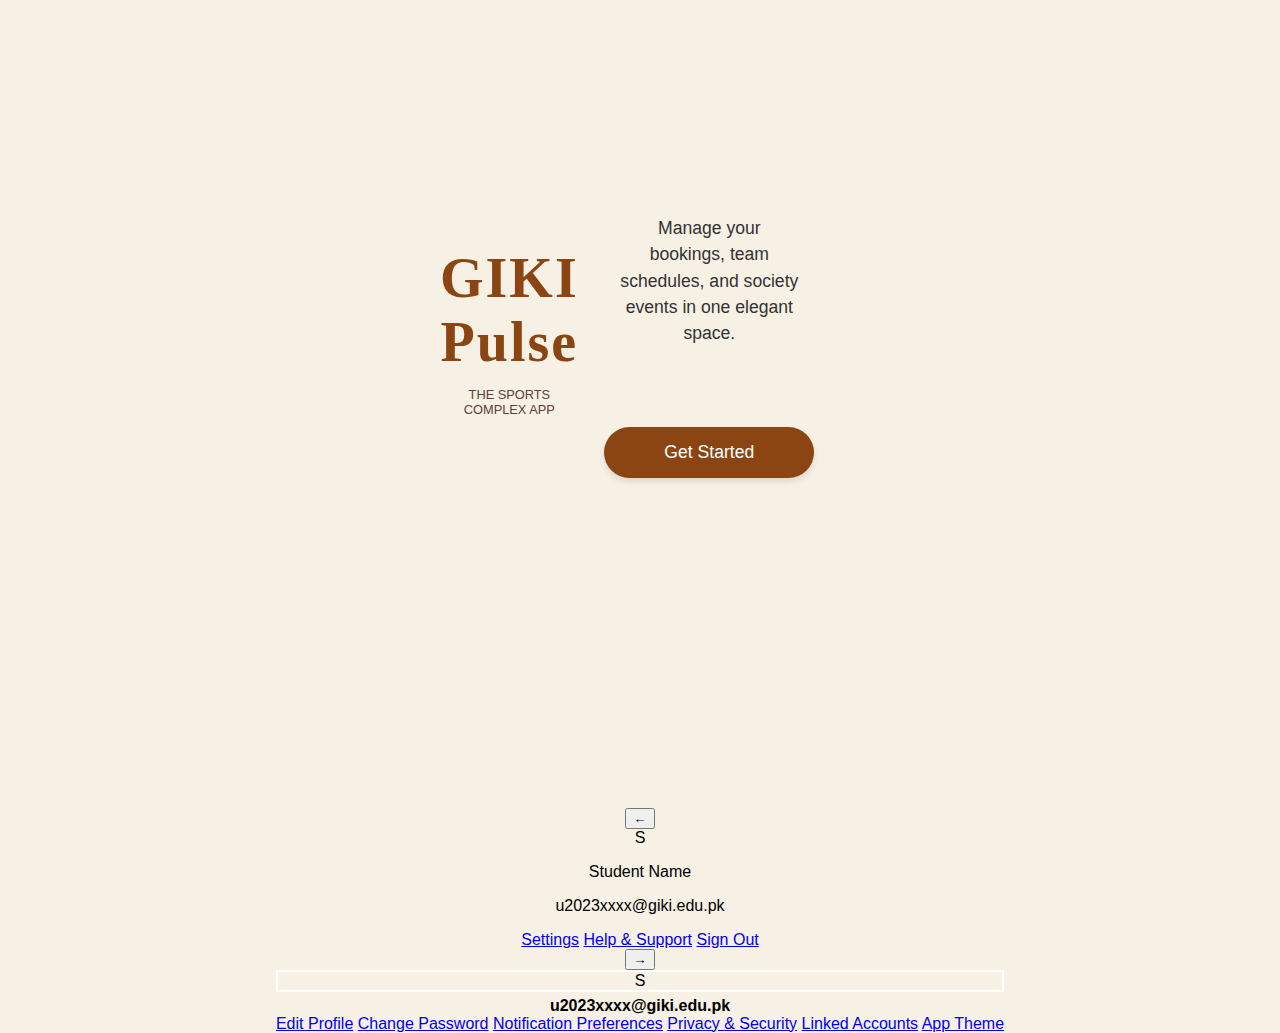
<file: index.html>
<!DOCTYPE html>
<html lang="en">
<head>
    <meta charset="UTF-8">
    <meta name="viewport" content="width=device-width, initial-scale=1.0">
    <title>GIKI Pulse - Welcome</title>
    <link rel="stylesheet" href="welcome.css">
    <link rel="stylesheet" href="style.css">
</head>
<body>
    <div class="container centered-content" style="min-height: 100vh;">
        <header>
            <h1 class="app-title" style="font-size: 3.5rem; color: #8B4513; margin-bottom: 0.5rem; font-family: serif;">GIKI Pulse</h1>
            <p class="tagline" style="font-size: 0.8rem; color: #5d4037; margin-bottom: 50px;">THE SPORTS COMPLEX APP</p>
        </header>
        <main style="text-align: center; padding: 0 20px;">
            <p class="description" style="font-size: 1.1rem; color: #333; line-height: 1.5; margin-bottom: 80px;">
                Manage your bookings, team schedules, and society events in one elegant space.
            </p>
            <button class="btn-primary" id="getStartedBtn" onclick="window.location.href='signin.html'">Get Started</button>
        </main>
    </div>
    <script src="app.js"></script>
</body>
</html>
</file>
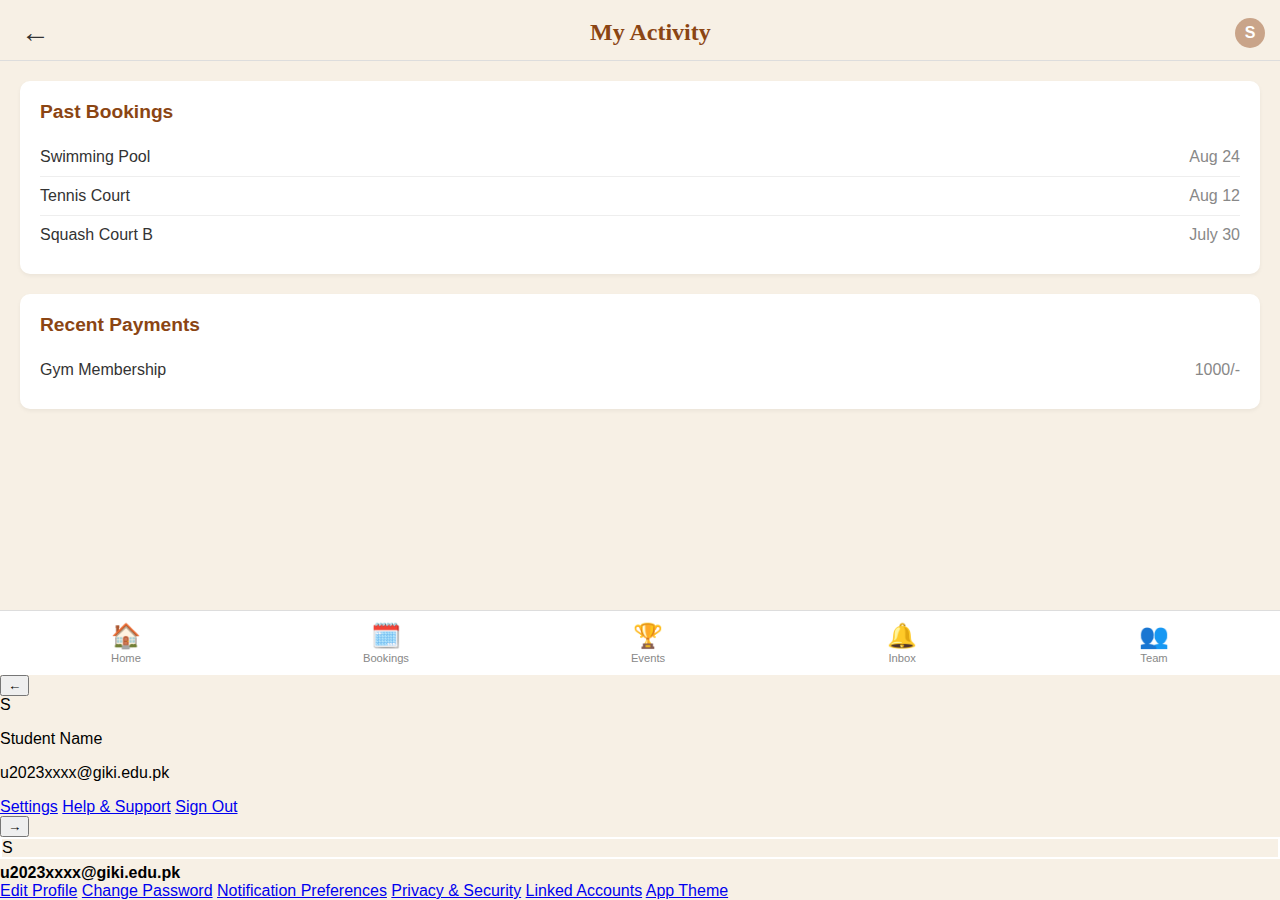
<file: activity.html>
<!DOCTYPE html>
<html lang="en">
<head>
    <meta charset="UTF-8">
    <meta name="viewport" content="width=device-width, initial-scale=1.0">
    <title>GIKI Pulse - My Activity</title>
    <link rel="stylesheet" href="style.css"> 
    <link rel="stylesheet" href="activity.css">
</head>
<body>
    <div class="top-bar">
        <button class="menu-btn back-btn" id="backBtn">←</button>
        <h2 class="app-name">My Activity</h2>
        <div class="user-profile">S</div>
    </div>
    
    <main class="content-area">
        <div class="card activity-card">
            <h2 class="card-title">Past Bookings</h2>
            <ul class="booking-list">
                <li class="booking-item">
                    <span class="item-name">Swimming Pool</span>
                    <span class="item-date">Aug 24</span>
                </li>
                <li class="booking-item">
                    <span class="item-name">Tennis Court</span>
                    <span class="item-date">Aug 12</span>
                </li>
                <li class="booking-item">
                    <span class="item-name">Squash Court B</span>
                    <span class="item-date">July 30</span>
                </li>
            </ul>
        </div>

        <div class="card activity-card" style="margin-top: 20px;">
            <h2 class="card-title">Recent Payments</h2>
            <ul class="booking-list">
                <li class="booking-item">
                    <span class="item-name">Gym Membership</span>
                    <span class="item-date">1000/-</span>
                </li>
            </ul>
        </div>
    </main>

    <nav class="bottom-nav">
        <button class="nav-item"><span class="icon">🏠</span>Home</button>
        <button class="nav-item"><span class="icon">🗓️</span>Bookings</button>
        <button class="nav-item"><span class="icon">🏆</span>Events</button>
        <button class="nav-item"><span class="icon">🔔</span>Inbox</button>
        <button class="nav-item"><span class="icon">👥</span>Team</button>
    </nav>
    <script src="app.js"></script>
</body>
</html>
</file>
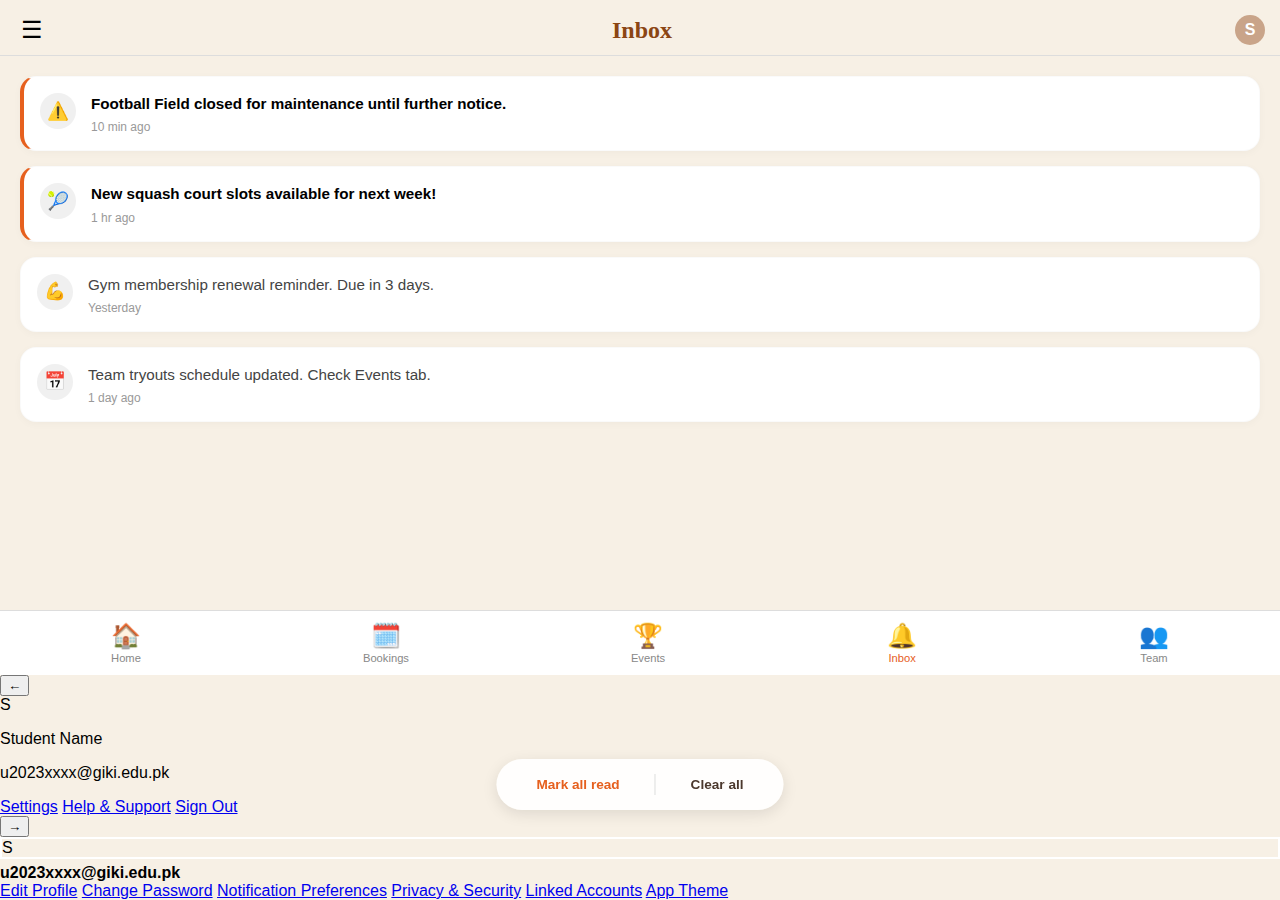
<file: announcements.html>
<!DOCTYPE html>
<html lang="en">
<head>
    <meta charset="UTF-8">
    <meta name="viewport" content="width=device-width, initial-scale=1.0">
    <title>GIKI Pulse - Inbox</title>
    <link rel="stylesheet" href="style.css">
    <link rel="stylesheet" href="announcements.css">
</head>
<body>
    <div class="top-bar">
        <button class="menu-btn" id="openMenu">☰</button>
        <h2 class="app-name">Inbox</h2>
        <div class="user-profile">S</div>
    </div>
    
    <main class="content-area">
        <div class="announcements-card">
            <ul class="announcement-list">
                <!-- Unread Item 1 -->
                <li class="announcement-item unread">
                    <div class="icon-placeholder">⚠️</div>
                    <div class="announcement-content">
                        <span class="text">Football Field closed for maintenance until further notice.</span>
                        <span class="time">10 min ago</span>
                    </div>
                </li>
                
                <!-- Unread Item 2 -->
                <li class="announcement-item unread">
                    <div class="icon-placeholder">🎾</div>
                    <div class="announcement-content">
                        <span class="text">New squash court slots available for next week!</span>
                        <span class="time">1 hr ago</span>
                    </div>
                </li>

                <!-- Read Item -->
                <li class="announcement-item">
                    <div class="icon-placeholder">💪</div>
                    <div class="announcement-content">
                        <span class="text">Gym membership renewal reminder. Due in 3 days.</span>
                        <span class="time">Yesterday</span>
                    </div>
                </li>

                <!-- Read Item -->
                <li class="announcement-item">
                    <div class="icon-placeholder">📅</div>
                    <div class="announcement-content">
                        <span class="text">Team tryouts schedule updated. Check Events tab.</span>
                        <span class="time">1 day ago</span>
                    </div>
                </li>
            </ul>
        </div>

        <div class="action-buttons">
            <button class="btn-action" id="openNotificationBtn">Mark all read</button>
            <div style="width: 1px; background: #ddd; margin: 5px 0;"></div>
            <button class="btn-action" id="clearNotificationBtn">Clear all</button>
        </div>
    </main>

    <nav class="bottom-nav">
        <button class="nav-item"><span class="icon">🏠</span>Home</button>
        <button class="nav-item"><span class="icon">🗓️</span>Bookings</button>
        <button class="nav-item"><span class="icon">🏆</span>Events</button>
        <button class="nav-item active"><span class="icon">🔔</span>Inbox</button>
        <button class="nav-item"><span class="icon">👥</span>Team</button>
    </nav>
    <script src="app.js"></script>
</body>
</html>
</file>
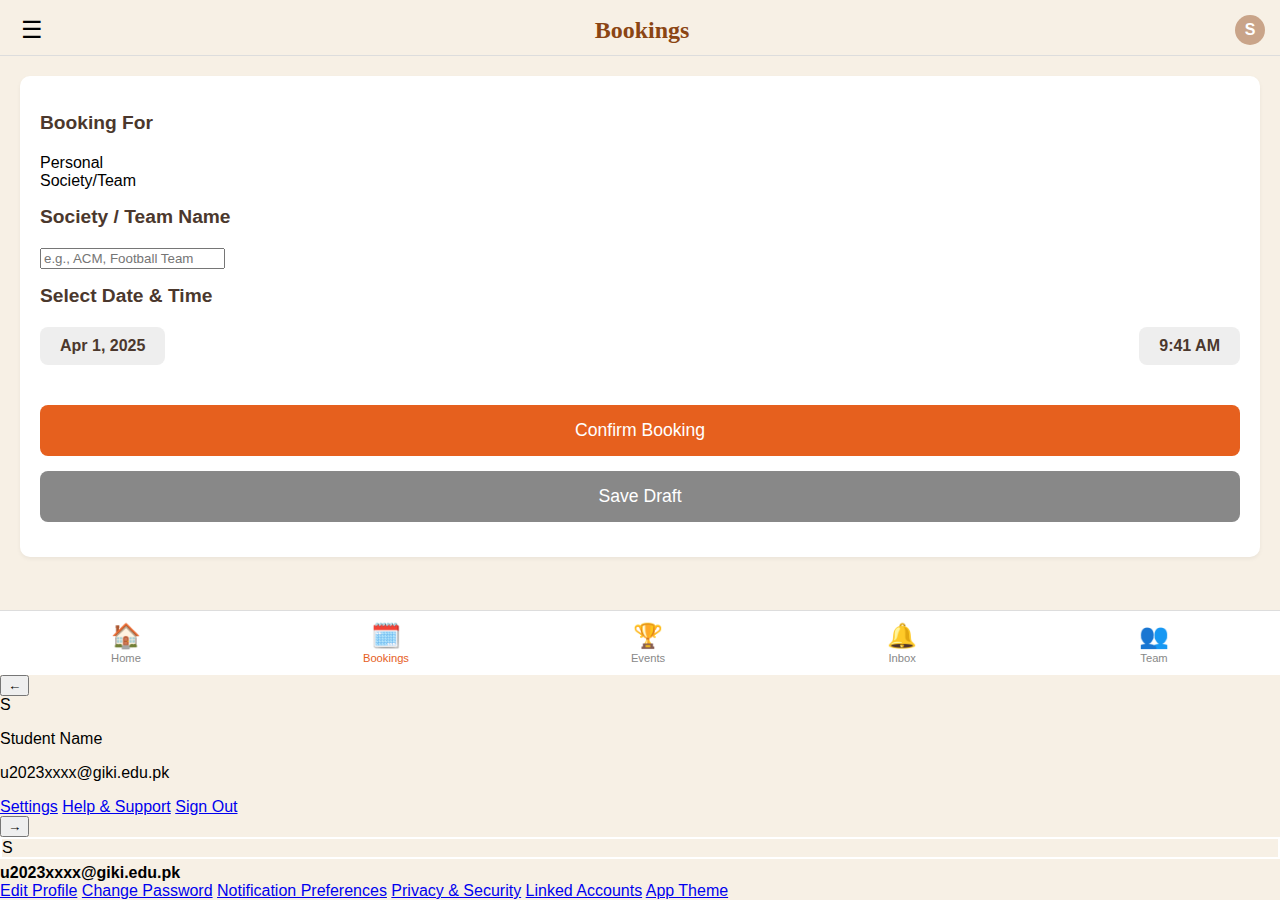
<file: booking.html>
<!DOCTYPE html>
<html lang="en">
<head>
    <meta charset="UTF-8">
    <meta name="viewport" content="width=device-width, initial-scale=1.0">
    <title>GIKI Pulse - Bookings</title>
    <link rel="stylesheet" href="style.css">
</head>
<body>
    <div class="top-bar">
        <button class="menu-btn" id="openMenu">☰</button>
        <h2 class="app-name">Bookings</h2>
        <div class="user-profile">S</div>
    </div>
    
    <main class="content-area">
        <div class="card booking-card">
            <h2 class="select-label">Booking For</h2>
            <div class="booking-type-toggle">
                <div class="toggle-option active" id="optionPersonal">Personal</div>
                <div class="toggle-option" id="optionSociety">Society/Team</div>
            </div>

            <div id="societyInputGroup" class="input-group hidden">
                <h2 class="select-label">Society / Team Name</h2>
                <input type="text" class="text-input" placeholder="e.g., ACM, Football Team">
            </div>

            <h2 class="select-label">Select Date & Time</h2>
            <div class="selection-row">
                <div class="selection-pill date-pill">Apr 1, 2025</div>
                <div class="selection-pill time-pill">9:41 AM</div>
            </div>
            
            <button class="btn-action primary-action" id="bookBtn">Confirm Booking</button>
            <button class="btn-action secondary-action" id="saveDraftBtn">Save Draft</button>
        </div>
    </main>

    <nav class="bottom-nav">
        <button class="nav-item"><span class="icon">🏠</span>Home</button>
        <button class="nav-item active"><span class="icon">🗓️</span>Bookings</button>
        <button class="nav-item"><span class="icon">🏆</span>Events</button>
        <button class="nav-item"><span class="icon">🔔</span>Inbox</button>
        <button class="nav-item"><span class="icon">👥</span>Team</button>
    </nav>
    <script src="app.js"></script>
</body>
</html>
</file>
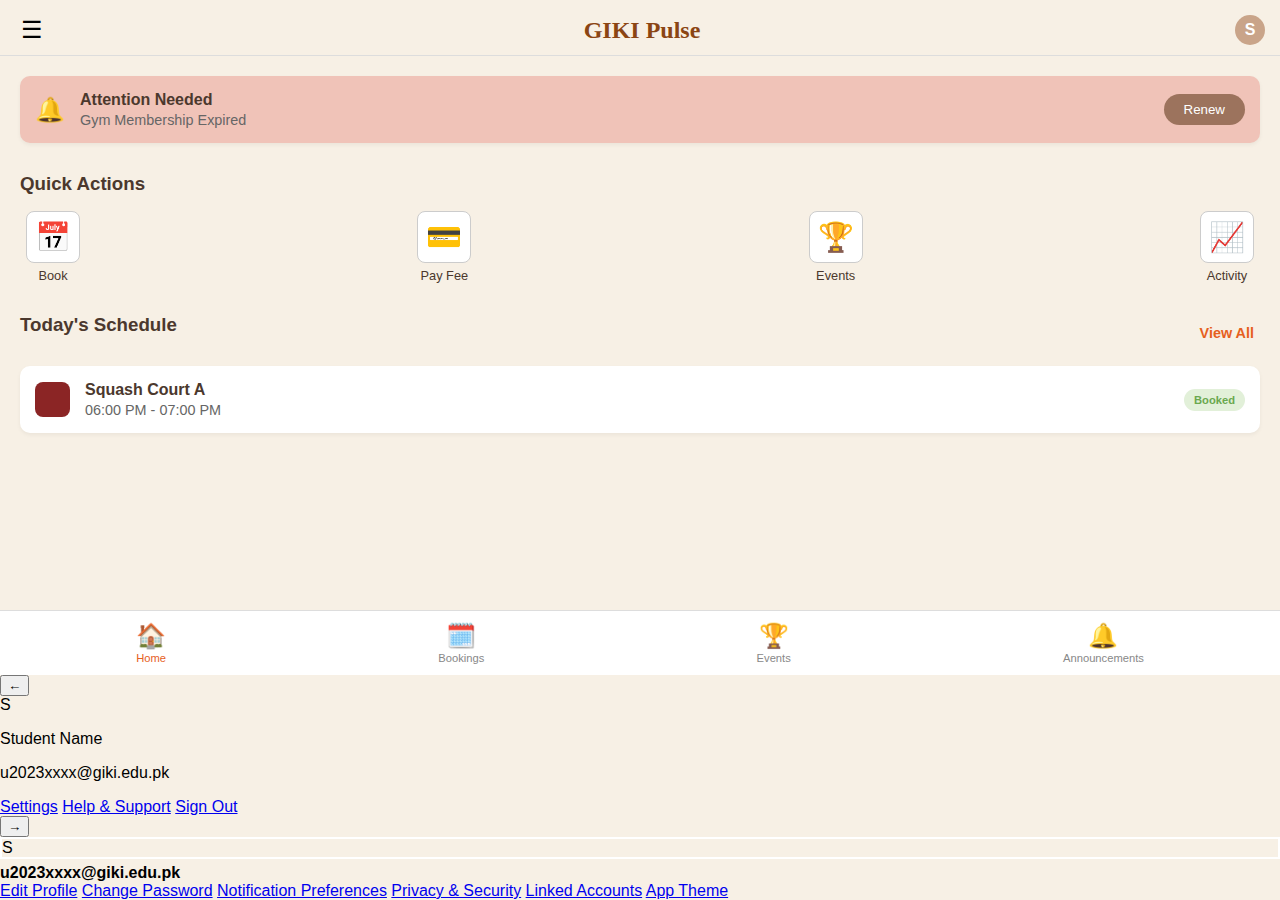
<file: home.html>
<!DOCTYPE html>
<html lang="en">
<head>
    <meta charset="UTF-8">
    <meta name="viewport" content="width=device-width, initial-scale=1.0">
    <title>GIKI Pulse - Home</title>
    <link rel="stylesheet" href="home.css">
</head>
<body>
    <div class="top-bar">
        <button class="menu-btn" id="openMenu">☰</button>
        <h2 class="app-name">GIKI Pulse</h2>
        <div class="user-profile">S</div>
    </div>
    
    <main class="content-area">
        <div class="attention-card">
            <div class="attention-content">
                <span class="icon">🔔</span>
                <div>
                    <p class="title">Attention Needed</p>
                    <p class="subtitle">Gym Membership Expired</p>
                </div>
            </div>
            <button class="renew-btn">Renew</button>
        </div>

        <h3>Quick Actions</h3>
        <div class="quick-actions">
            <button class="action-item"><span class="icon">📅</span>Book</button>
            <button class="action-item"><span class="icon">💳</span>Pay Fee</button>
            <button class="action-item"><span class="icon">🏆</span>Events</button>
            <button class="action-item"><span class="icon">📈</span>Activity</button>
        </div>

        <div class="schedule-header">
            <h3>Today's Schedule</h3>
            <button class="view-all-btn">View All</button>
        </div>
        <div class="schedule-card">
            <div class="color-indicator"></div>
            <div class="schedule-details">
                <p class="item-name">Squash Court A</p>
                <p class="item-time">06:00 PM - 07:00 PM</p>
            </div>
            <span class="status-badge booked">Booked</span>
        </div>
    </main>

    <nav class="bottom-nav">
        <button class="nav-item active"><span class="icon">🏠</span>Home</button>
        <button class="nav-item"><span class="icon">🗓️</span>Bookings</button>
        <button class="nav-item"><span class="icon">🏆</span>Events</button>
        <button class="nav-item"><span class="icon">🔔</span>Announcements</button>
    </nav>

    <script src="app.js"></script>
</body>
</html>
</file>
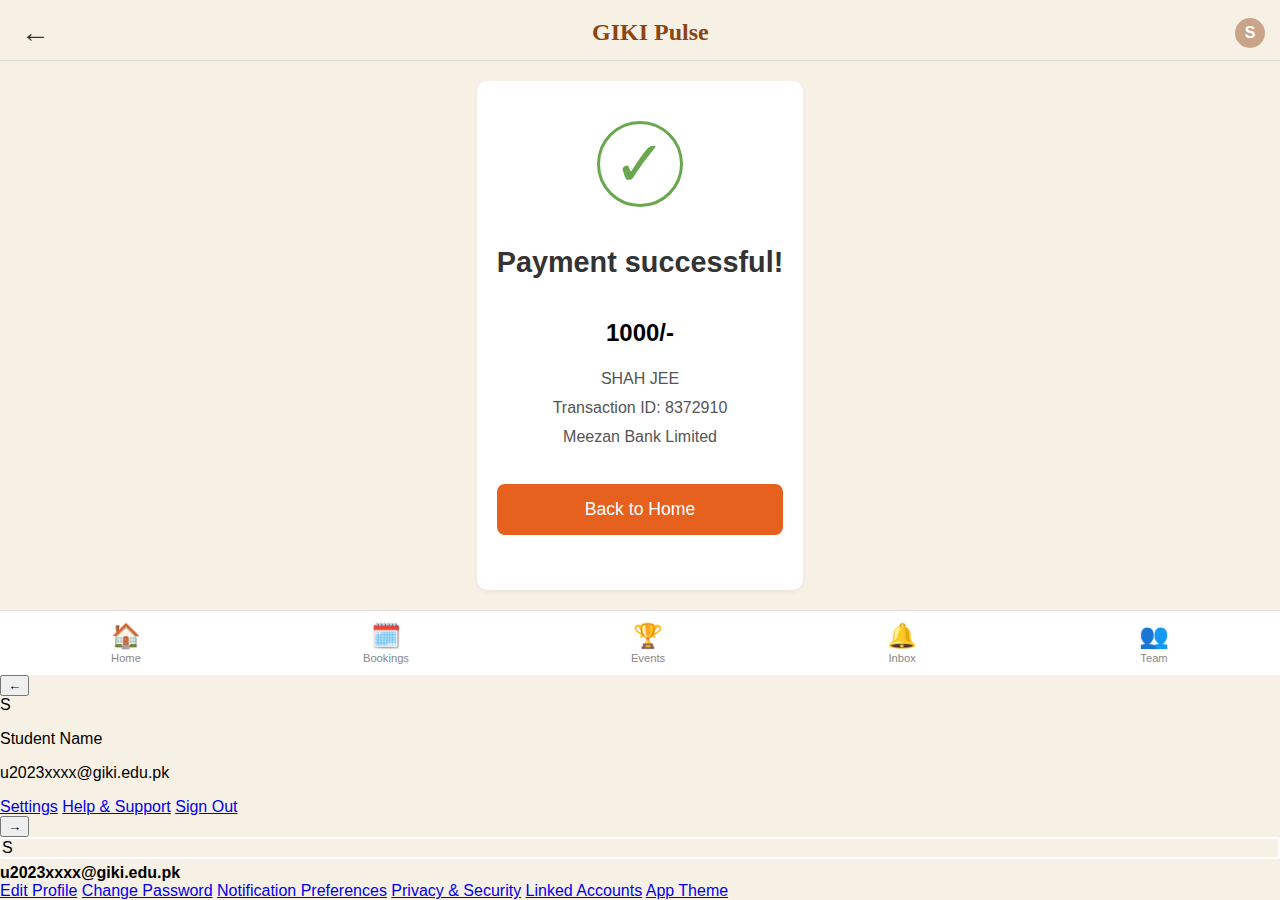
<file: payment_success.html>
<!DOCTYPE html>
<html lang="en">
<head>
    <meta charset="UTF-8">
    <meta name="viewport" content="width=device-width, initial-scale=1.0">
    <title>GIKI Pulse - Payment Success</title>
    <link rel="stylesheet" href="style.css">
    <link rel="stylesheet" href="payment.css">
</head>
<body>
    <div class="top-bar">
        <button class="menu-btn back-btn" id="backBtn">←</button>
        <h2 class="app-name">GIKI Pulse</h2>
        <div class="user-profile">S</div>
    </div>
    
    <main class="content-area centered-content">
        <div class="card confirmation-card payment-confirmation-card">
            <div class="success-icon">✓</div> 
            <h1 class="success-message">Payment successful!</h1>
            
            <h2 class="amount-focus">1000/-</h2>
            
            <div class="details-block">
                <p>SHAH JEE</p>
                <p>Transaction ID: 8372910</p>
                <p>Meezan Bank Limited</p>
            </div>
            
             <button class="btn-action primary-action redirect-btn" id="backBtn" style="margin-top: 30px;" onclick="window.location.href='home.html'">Back to Home</button>
        </div>
    </main>

    <nav class="bottom-nav">
        <button class="nav-item"><span class="icon">🏠</span>Home</button>
        <button class="nav-item"><span class="icon">🗓️</span>Bookings</button>
        <button class="nav-item"><span class="icon">🏆</span>Events</button>
        <button class="nav-item"><span class="icon">🔔</span>Inbox</button>
        <button class="nav-item"><span class="icon">👥</span>Team</button>
    </nav>
    <script src="app.js"></script>
</body>
</html>
</file>
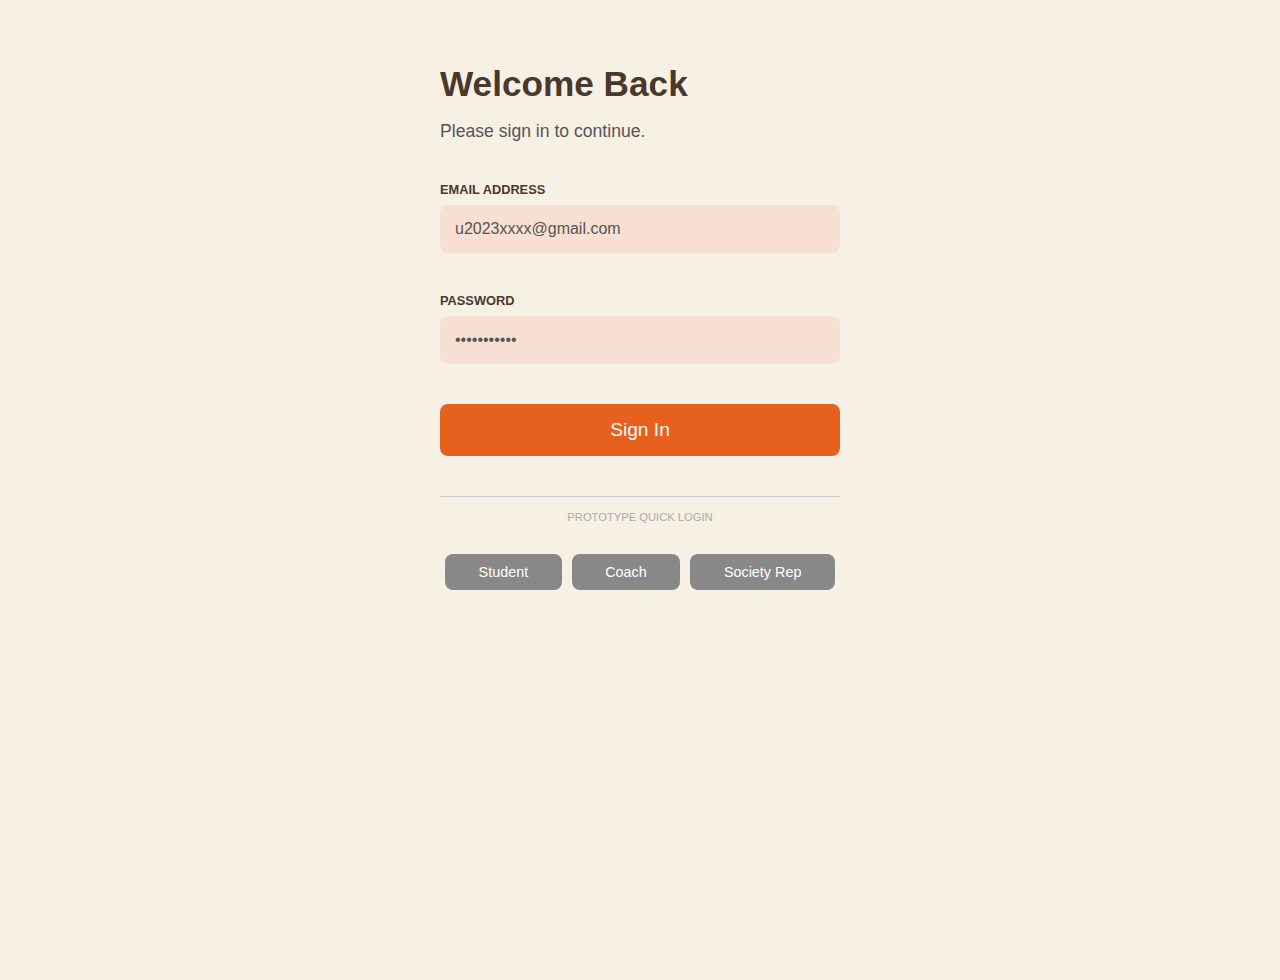
<file: signin.html>
<!DOCTYPE html>
<html lang="en">
<head>
    <meta charset="UTF-8">
    <meta name="viewport" content="width=device-width, initial-scale=1.0">
    <title>GIKI Pulse - Sign In</title>
    <link rel="stylesheet" href="signin.css">
</head>
<body>
    <div class="container">
        <header>
            <h1 class="welcome-title">Welcome Back</h1>
            <p class="subtitle">Please sign in to continue.</p>
        </header>
        <main>
            <form id="signInForm">
                <label for="email">EMAIL ADDRESS</label>
                <input type="email" id="email" value="u2023xxxx@gmail.com" required>

                <label for="password">PASSWORD</label>
                <input type="password" id="password" value="***********" required>

                <button type="submit" class="btn-primary">Sign In</button>
            </form>

            <div class="quick-login-divider">
                <hr>
                <p>PROTOTYPE QUICK LOGIN</p>
            </div>

            <div class="quick-login-buttons">
                <button class="btn-quick-login student">Student</button>
                <button class="btn-quick-login coach">Coach</button>
                <button class="btn-quick-login rep">Society Rep</button>
            </div>
        </main>
    </div>
    <script src="app.js"></script>
</body>
</html>
</file>
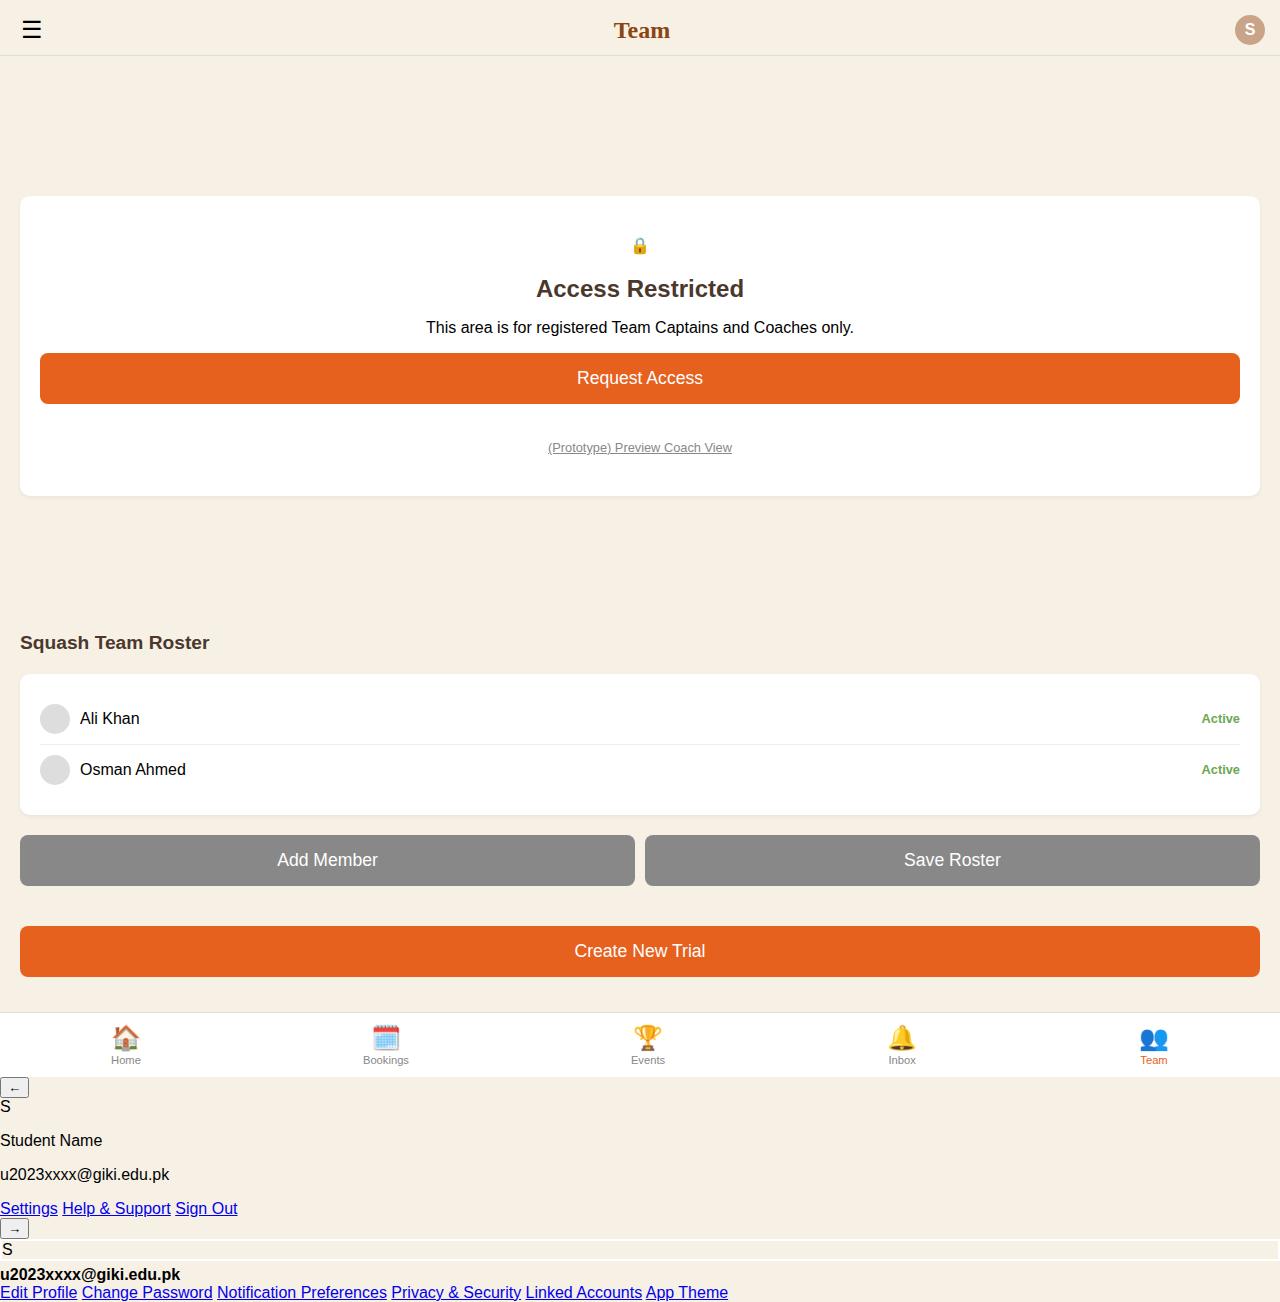
<file: team_management.html>
<!DOCTYPE html>
<html lang="en">
<head>
    <meta charset="UTF-8">
    <meta name="viewport" content="width=device-width, initial-scale=1.0">
    <title>GIKI Pulse - Team</title>
    <link rel="stylesheet" href="style.css">
    <link rel="stylesheet" href="team_management.css">
</head>
<body>
    <div class="top-bar">
        <button class="menu-btn" id="openMenu">☰</button>
        <h2 class="app-name">Team</h2>
        <div class="user-profile">S</div>
    </div>
    
    <main class="content-area">
        <!-- STATE 1: Not Registered (Default) -->
        <div id="unregisteredState" class="centered-content" style="min-height: 60vh; justify-content: center;">
            <div class="card" style="width: 100%; text-align: center; padding: 40px 20px;">
                <div class="empty-state-icon">🔒</div>
                <h2 class="item-focus">Access Restricted</h2>
                <p class="empty-state-text">
                    This area is for registered Team Captains and Coaches only.
                </p>
                <button class="btn-action primary-action" id="requestAccessBtn">Request Access</button>
                
                <!-- PROTOTYPE ONLY: Preview Button -->
                <button id="previewCoachBtn" style="background: none; border: none; text-decoration: underline; color: #888; margin-top: 20px; cursor: pointer; font-size: 0.8rem;">
                    (Prototype) Preview Coach View
                </button>
            </div>
        </div>

        <!-- STATE 2: Registered Coach/Captain (Hidden by default) -->
        <div id="coachState" class="hidden">
            <h2 class="select-label">Squash Team Roster</h2>
            <div class="card team-roster">
                <div style="display: flex; justify-content: space-between; align-items: center; padding: 10px 0; border-bottom: 1px solid #eee;">
                    <div style="display: flex; align-items: center;">
                        <div style="width: 30px; height: 30px; background: #ddd; border-radius: 50%; margin-right: 10px;"></div>
                        <span>Ali Khan</span>
                    </div>
                    <span style="color: #6aa84f; font-size: 0.8rem; font-weight: bold;">Active</span>
                </div>
                <div style="display: flex; justify-content: space-between; align-items: center; padding: 10px 0;">
                    <div style="display: flex; align-items: center;">
                        <div style="width: 30px; height: 30px; background: #ddd; border-radius: 50%; margin-right: 10px;"></div>
                        <span>Osman Ahmed</span>
                    </div>
                    <span style="color: #6aa84f; font-size: 0.8rem; font-weight: bold;">Active</span>
                </div>
            </div>

            <div class="action-buttons" style="display: flex; gap: 10px; margin-bottom: 20px;">
                <button class="btn-action secondary-action" id="addMemberBtn" style="flex: 1; margin: 0;">Add Member</button>
                <button class="btn-action secondary-action" id="saveTeamBtn" style="flex: 1; margin: 0;">Save Roster</button>
            </div>
            
            <button class="btn-action primary-action">Create New Trial</button>
        </div>
    </main>

    <nav class="bottom-nav">
        <button class="nav-item"><span class="icon">🏠</span>Home</button>
        <button class="nav-item"><span class="icon">🗓️</span>Bookings</button>
        <button class="nav-item"><span class="icon">🏆</span>Events</button>
        <button class="nav-item"><span class="icon">🔔</span>Inbox</button>
        <button class="nav-item active"><span class="icon">👥</span>Team</button>
    </nav>
    <script src="app.js"></script>
</body>
</html>
</file>
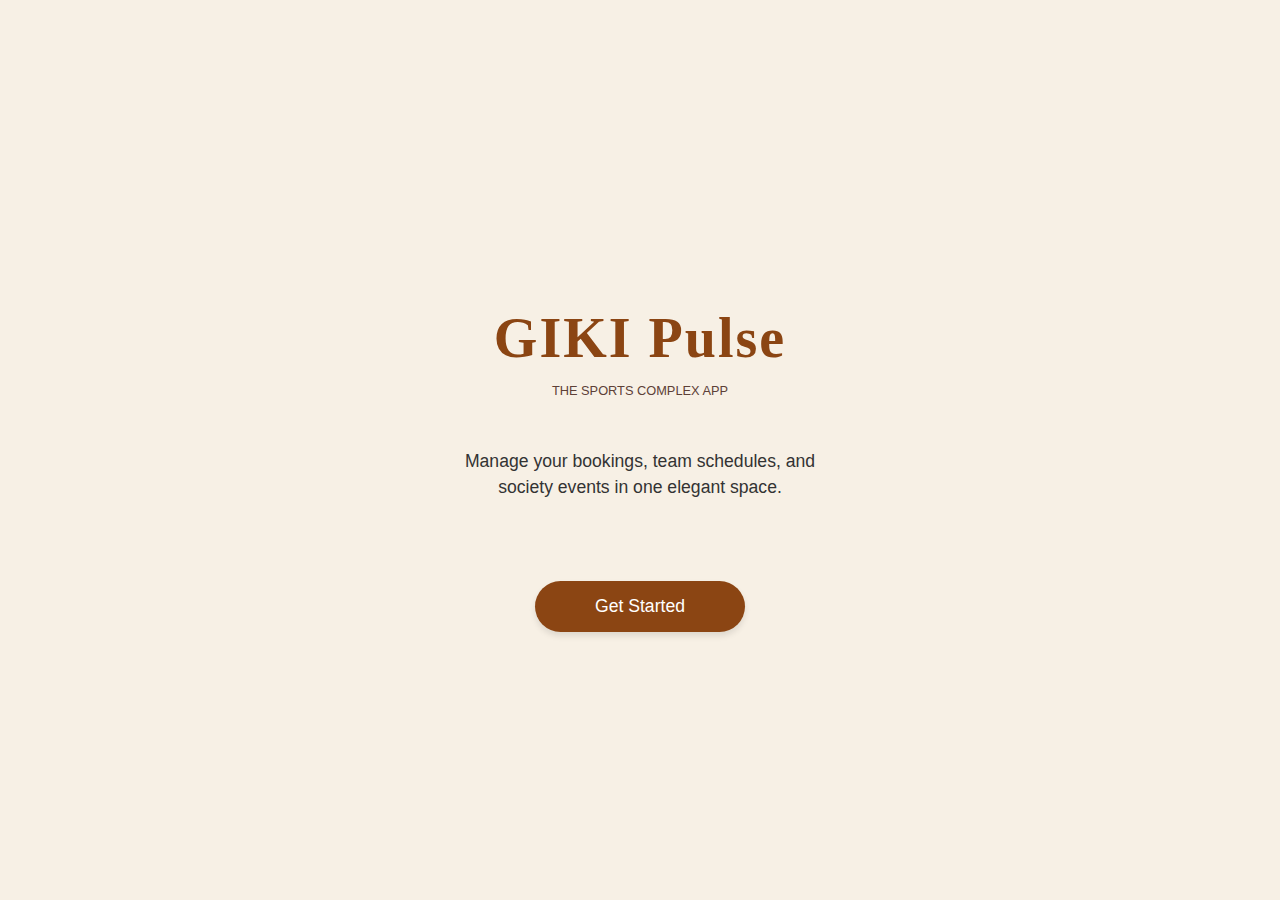
<file: welcome.html>
<!DOCTYPE html>
<html lang="en">
<head>
    <meta charset="UTF-8">
    <meta name="viewport" content="width=device-width, initial-scale=1.0">
    <title>GIKI Pulse - Welcome</title>
    <link rel="stylesheet" href="welcome.css">
</head>
<body>
    <div class="container">
        <header>
            <h1 class="app-title">GIKI Pulse</h1>
            <p class="tagline">THE SPORTS COMPLEX APP</p>
        </header>
        <main>
            <p class="description">
                Manage your bookings, team schedules, and society events in one elegant space.
            </p>
            <button class="btn-primary" id="getStartedBtn">Get Started</button>
        </main>
    </div>
    <script src="app.js"></script>
</body>
</html>
</file>
<file: welcome.css>
body {
    background-color: #f7f0e5; /* Beige background from image */
    font-family: Arial, sans-serif;
    display: flex;
    justify-content: center;
    align-items: center;
    height: 100vh;
    margin: 0;
    text-align: center;
}

.container {
    width: 100%;
    max-width: 400px; /* Typical phone width */
    padding: 20px;
}

.app-title {
    font-family: serif; /* Using a placeholder font */
    font-size: 3.5rem;
    color: #8B4513; /* Brown color */
    margin-bottom: 0.5rem;
    letter-spacing: 2px;
}

.tagline {
    font-size: 0.8rem;
    color: #5d4037;
    margin-bottom: 50px;
}

.description {
    font-size: 1.1rem;
    color: #333;
    line-height: 1.5;
    margin-bottom: 80px;
    padding: 0 20px;
}

.btn-primary {
    background-color: #8B4513; /* Dark brown button */
    color: white;
    border: none;
    padding: 15px 60px;
    border-radius: 30px;
    font-size: 1.1rem;
    cursor: pointer;
    box-shadow: 0 4px 6px rgba(0, 0, 0, 0.1);
    transition: background-color 0.3s;
}

.btn-primary:hover {
    background-color: #6d350f;
}
</file>
<file: style.css>
/* style.css - Consolidated general styles */
body {
    background-color: #f7f0e5; /* Beige background */
    font-family: Arial, sans-serif;
    margin: 0;
    padding: 0;
    display: flex;
    flex-direction: column;
    min-height: 100vh;
}

.content-area {
    padding: 20px;
    flex-grow: 1;
    overflow-y: auto;
}

/* Card Style (used in Activity, Events, Booking, Confirmation) */
.card {
    background-color: white;
    border-radius: 10px;
    padding: 20px;
    box-shadow: 0 2px 4px rgba(0, 0, 0, 0.05);
}

/* --- Top Bar (Reused) --- */
.top-bar {
    display: flex;
    justify-content: space-between;
    align-items: center;
    padding: 15px 15px 10px 15px;
    border-bottom: 1px solid #ddd;
}

.menu-btn {
    background: none;
    border: none;
    font-size: 1.5rem;
    cursor: pointer;
}

.app-name {
    font-family: serif;
    font-size: 1.5rem;
    color: #8B4513;
    margin: 0;
}

.user-profile {
    width: 30px;
    height: 30px;
    background-color: #c9a489;
    border-radius: 50%;
    color: white;
    display: flex;
    justify-content: center;
    align-items: center;
    font-weight: bold;
    font-size: 1rem;
}

/* --- Bottom Nav (Reused) --- */
.bottom-nav {
    display: flex;
    justify-content: space-around;
    padding: 10px 0;
    border-top: 1px solid #ddd;
    background-color: white;
}

.nav-item {
    background: none;
    border: none;
    display: flex;
    flex-direction: column;
    align-items: center;
    font-size: 0.7rem;
    color: #888;
    cursor: pointer;
}

.nav-item.active {
    color: #e6601e; /* Orange active color */
}

.nav-item .icon {
    font-size: 1.5rem;
    margin-bottom: 2px;
}

/* Confirmation/Success Page Styles */
.centered-content {
    display: flex;
    justify-content: center;
    align-items: center;
    text-align: center;
}

.confirmation-card {
    max-width: 300px;
    padding: 40px 20px;
}

.success-icon {
    font-size: 4rem;
    color: #6aa84f; /* Green checkmark */
    border: 3px solid #6aa84f;
    border-radius: 50%;
    width: 80px;
    height: 80px;
    display: inline-flex;
    justify-content: center;
    align-items: center;
    margin-bottom: 20px;
}

.success-message {
    font-size: 1.8rem;
    color: #333;
    margin-bottom: 40px;
}

.item-focus {
    font-size: 1.5rem;
    color: #4b382d;
    margin-bottom: 15px;
}

.details-block p {
    margin: 5px 0;
    font-size: 1rem;
    color: #555;
    line-height: 1.5;
}

/* Booking Page Styles */
.select-label {
    color: #4b382d;
    font-size: 1.2rem;
    margin-bottom: 20px;
}

.selection-row {
    display: flex;
    justify-content: space-between;
    margin-bottom: 40px;
}

.selection-pill {
    background-color: #eee;
    padding: 10px 20px;
    border-radius: 8px;
    font-weight: bold;
    color: #4b382d;
    cursor: pointer;
}

.btn-action {
    border: none;
    width: 100%;
    padding: 15px 0;
    border-radius: 8px;
    font-size: 1.1rem;
    cursor: pointer;
    margin-bottom: 15px;
}

.primary-action {
    background-color: #e6601e; /* Orange */
    color: white;
}

.secondary-action {
    background-color: #888; /* Grey */
    color: white;
}

/* style.css ADDITIONS */

/* Back Button (shared across several pages) */
.back-btn {
    background: none;
    border: none;
    font-size: 1.8rem;
    color: #333;
    cursor: pointer;
    margin-right: 10px;
}

/* Adjusting Top Bar for pages with Back Button */
.top-bar {
    /* Ensure the top bar starts the content when a back button is present */
    justify-content: space-between; /* Ensure default spacing */
}

/* General Layout for Pages with a centered title and back button */
.top-bar .page-title {
    flex-grow: 1;
    text-align: center;
    /* If the title isn't centered, you might need to adjust the specific page's CSS */
}
</file>
<file: activity.css>
/* activity.css - Styles specific to the My Activity page */

/* General page title style */
.page-title {
    color: #4b382d;
    font-size: 2rem;
    margin-bottom: 30px;
    font-weight: bold;
}

/* Reusing general card style from home.css concept */
.card {
    background-color: white;
    border-radius: 10px;
    padding: 20px;
    box-shadow: 0 2px 4px rgba(0, 0, 0, 0.05);
}

.card-title {
    color: #8B4513; /* Brown text for card headings */
    font-size: 1.2rem;
    margin-top: 0;
    margin-bottom: 15px;
    font-weight: bold;
}

.booking-list {
    list-style: none;
    padding: 0;
    margin: 0;
}

.booking-item {
    display: flex;
    justify-content: space-between;
    padding: 10px 0;
    border-bottom: 1px solid #eee;
    font-size: 1rem;
    color: #333;
}

.booking-item:last-child {
    border-bottom: none;
}

.item-date {
    color: #888;
}
</file>
<file: announcements.css>
/* announcements.css - Redesigned for Mobile Aesthetics */

.announcements-card {
    background: transparent; /* Remove container background */
    box-shadow: none;
    padding: 0;
}

.announcement-list {
    list-style: none;
    padding: 0;
    margin: 0;
    display: flex;
    flex-direction: column;
    gap: 15px; /* Space between notification cards */
}

.announcement-item {
    display: flex;
    align-items: flex-start; /* Align to top for multi-line text */
    padding: 16px;
    background-color: white;
    border-radius: 16px; /* Rounded corners like iOS widgets */
    box-shadow: 0 2px 8px rgba(0,0,0,0.03);
    border: 1px solid rgba(0,0,0,0.02);
    transition: transform 0.2s ease;
}

.announcement-item:active {
    transform: scale(0.98);
}

.announcement-item.unread {
    background-color: #fff;
    border-left: 4px solid #e6601e; /* Orange indicator line on left */
}

.announcement-item.unread .text {
    font-weight: 600;
    color: #000;
}

.dot {
    /* Replaced dot with the border-left style, so hiding this or using it for icons */
    display: none; 
}

.icon-placeholder {
    width: 36px;
    height: 36px;
    background-color: #f0f0f0;
    border-radius: 50%;
    display: flex;
    justify-content: center;
    align-items: center;
    margin-right: 15px;
    font-size: 1.1rem;
    color: #666;
    flex-shrink: 0;
}

.announcement-content {
    flex-grow: 1;
    display: flex;
    flex-direction: column;
}

.text {
    font-size: 0.95rem;
    color: #444;
    margin-bottom: 6px;
    line-height: 1.4;
}

.time {
    font-size: 0.75rem;
    color: #999;
}

.action-buttons {
    position: fixed;
    bottom: 90px; /* Above the bottom nav */
    left: 50%;
    transform: translateX(-50%);
    display: flex;
    gap: 15px;
    z-index: 90;
    background: rgba(255,255,255,0.9);
    padding: 10px 20px;
    border-radius: 30px;
    box-shadow: 0 4px 15px rgba(0,0,0,0.1);
    backdrop-filter: blur(10px);
}

.action-buttons .btn-action {
    width: auto;
    padding: 8px 20px;
    font-size: 0.85rem;
    margin: 0;
    border-radius: 20px;
    background-color: transparent;
    color: #4b382d;
    font-weight: 600;
}

.action-buttons .btn-action:first-child {
    color: #e6601e; /* Highlight 'Mark Read' */
}
</file>
<file: home.css>
body {
    background-color: #f7f0e5; /* Beige background */
    font-family: Arial, sans-serif;
    margin: 0;
    padding: 0;
    display: flex;
    flex-direction: column;
    min-height: 100vh;
}

/* --- Top Bar --- */
.top-bar {
    display: flex;
    justify-content: space-between;
    align-items: center;
    padding: 15px 15px 10px 15px;
    border-bottom: 1px solid #ddd;
}

.menu-btn {
    background: none;
    border: none;
    font-size: 1.5rem;
    cursor: pointer;
}

.app-name {
    font-family: serif;
    font-size: 1.5rem;
    color: #8B4513;
    margin: 0;
}

.user-profile {
    width: 30px;
    height: 30px;
    background-color: #c9a489; /* Light brown circle */
    border-radius: 50%;
    color: white;
    display: flex;
    justify-content: center;
    align-items: center;
    font-weight: bold;
    font-size: 1rem;
}

/* --- Content Area --- */
.content-area {
    padding: 20px;
    flex-grow: 1;
    overflow-y: auto;
}

/* Attention Card */
.attention-card {
    background-color: #f0c3b8; /* Light pink/orange background */
    border-radius: 10px;
    padding: 15px;
    display: flex;
    justify-content: space-between;
    align-items: center;
    margin-bottom: 30px;
    box-shadow: 0 2px 4px rgba(0, 0, 0, 0.05);
}

.attention-content {
    display: flex;
    align-items: center;
}

.attention-content .icon {
    font-size: 1.5rem;
    margin-right: 15px;
}

.attention-content .title {
    font-weight: bold;
    margin: 0 0 3px 0;
    color: #4b382d;
}

.attention-content .subtitle {
    margin: 0;
    font-size: 0.9rem;
    color: #666;
}

.renew-btn {
    background-color: #9c735d; /* Brown renew button */
    color: white;
    border: none;
    padding: 8px 20px;
    border-radius: 20px;
    cursor: pointer;
}

/* Quick Actions */
h3 {
    color: #4b382d;
    margin-top: 0;
    margin-bottom: 15px;
}

.quick-actions {
    display: flex;
    justify-content: space-between;
    margin-bottom: 30px;
}

.action-item {
    background: none;
    border: none;
    display: flex;
    flex-direction: column;
    align-items: center;
    font-size: 0.8rem;
    color: #4b382d;
    cursor: pointer;
}

.action-item .icon {
    font-size: 1.8rem;
    margin-bottom: 5px;
    border: 1px solid #ccc;
    border-radius: 8px;
    padding: 8px;
    background-color: white;
}

/* Today's Schedule */
.schedule-header {
    display: flex;
    justify-content: space-between;
    align-items: center;
    margin-bottom: 15px;
}

.view-all-btn {
    background: none;
    border: none;
    color: #e6601e; /* Orange color */
    font-weight: bold;
    cursor: pointer;
    font-size: 0.9rem;
}

.schedule-card {
    background-color: white;
    border-radius: 10px;
    padding: 15px;
    display: flex;
    align-items: center;
    justify-content: space-between;
    box-shadow: 0 2px 4px rgba(0, 0, 0, 0.05);
}

.color-indicator {
    width: 35px;
    height: 35px;
    background-color: #8b2525; /* Maroon color placeholder */
    border-radius: 8px;
    margin-right: 15px;
}

.schedule-details {
    flex-grow: 1;
}

.item-name {
    font-weight: bold;
    margin: 0 0 3px 0;
    color: #4b382d;
}

.item-time {
    margin: 0;
    font-size: 0.9rem;
    color: #666;
}

.status-badge {
    padding: 5px 10px;
    border-radius: 15px;
    font-size: 0.7rem;
    font-weight: bold;
}

.status-badge.booked {
    background-color: #e2f0d9; /* Light green */
    color: #6aa84f; /* Darker green */
}

/* --- Bottom Nav --- */
.bottom-nav {
    display: flex;
    justify-content: space-around;
    padding: 10px 0;
    border-top: 1px solid #ddd;
    background-color: white;
}

.nav-item {
    background: none;
    border: none;
    display: flex;
    flex-direction: column;
    align-items: center;
    font-size: 0.7rem;
    color: #888;
    cursor: pointer;
}

.nav-item.active {
    color: #e6601e; /* Orange active color */
}

.nav-item .icon {
    font-size: 1.5rem;
    margin-bottom: 2px;
}
</file>
<file: payment.css>
/* payment.css - Styles for the payment input and confirmation pages */

.payment-card {
    padding: 25px;
}

.payment-card .card-title {
    color: #4b382d;
    font-size: 1.5rem;
    margin-top: 0;
    margin-bottom: 20px;
}

.payment-icons {
    display: flex;
    justify-content: flex-start;
    align-items: center;
    gap: 15px;
    margin-bottom: 30px;
}

.payment-logo {
    height: 25px;
    width: auto;
    border-radius: 4px;
    opacity: 0.8;
}

.payment-form {
    display: flex;
    flex-direction: column;
}

.full-width-input {
    width: 100%;
    padding: 15px;
    margin-bottom: 20px;
    border: none;
    border-radius: 8px;
    background-color: #f0f0f0; /* Light grey input background */
    box-sizing: border-box;
    font-size: 1rem;
    color: #555;
}

.split-inputs {
    display: flex;
    gap: 20px;
    margin-bottom: 30px;
}

.split-input {
    flex: 1;
    padding: 15px;
    border: none;
    border-radius: 8px;
    background-color: #f0f0f0; /* Light grey input background */
    box-sizing: border-box;
    font-size: 1rem;
    color: #555;
}

.btn-action {
    /* Reused from style.css */
    margin-top: 0;
}

/* Specific button overrides */
#payBtn {
    margin-bottom: 15px;
}

#cancelBtn {
    /* Reusing secondary-action style from style.css */
    margin-top: 0;
}
</file>
<file: signin.css>
body {
    background-color: #f7f0e5; /* Beige background */
    font-family: Arial, sans-serif;
    padding: 40px 20px;
    height: 100vh;
    margin: 0;
}

.container {
    max-width: 400px;
    margin: 0 auto;
}

.welcome-title {
    color: #4b382d;
    font-size: 2.2rem;
    margin-bottom: 0.5rem;
}

.subtitle {
    color: #555;
    font-size: 1.1rem;
    margin-bottom: 40px;
}

label {
    display: block;
    font-size: 0.8rem;
    color: #4b382d;
    font-weight: bold;
    margin-bottom: 8px;
    margin-top: 20px;
}

input {
    width: 100%;
    padding: 15px;
    margin-bottom: 20px;
    border: none;
    border-radius: 8px;
    background-color: #f7e0d3; /* Lighter beige/peach for input fields */
    box-sizing: border-box;
    font-size: 1rem;
    color: #555;
}

.btn-primary {
    background-color: #e6601e; /* Orange sign-in button */
    color: white;
    border: none;
    width: 100%;
    padding: 15px 0;
    border-radius: 8px;
    font-size: 1.2rem;
    cursor: pointer;
    margin-top: 20px;
    transition: background-color 0.3s;
}

.btn-primary:hover {
    background-color: #cc541b;
}

.quick-login-divider {
    text-align: center;
    margin: 40px 0 20px 0;
}

.quick-login-divider hr {
    border: 0;
    border-top: 1px solid #ccc;
    margin-bottom: 10px;
}

.quick-login-divider p {
    font-size: 0.7rem;
    color: #aaa;
    margin-top: -20px;
    background-color: #f7f0e5;
    display: inline-block;
    padding: 0 10px;
}

.quick-login-buttons {
    display: flex;
    justify-content: space-between;
}

.btn-quick-login {
    background-color: #888; /* Grey buttons */
    color: white;
    border: none;
    padding: 10px 15px;
    border-radius: 8px;
    font-size: 0.9rem;
    cursor: pointer;
    flex-grow: 1;
    margin: 0 5px;
    transition: background-color 0.3s;
}

.btn-quick-login:hover {
    background-color: #666;
}
</file>
<file: team_management.css>
/* team_management.css - Styles for the Team Management page */

/* Adjusting the top bar for a center-aligned title */
.top-bar .page-title {
    flex-grow: 1;
    text-align: center;
    font-size: 1.5rem;
    color: #4b382d;
    margin: 0;
}

.team-management-content {
    display: flex;
    flex-direction: column;
    justify-content: space-between;
    height: calc(100vh - 120px); /* Adjust height to fit between top and bottom nav */
}

.team-roster {
    flex-grow: 1;
    margin-bottom: 20px;
    /* Placeholder for the large empty white box in the image */
}

.action-buttons {
    display: flex;
    justify-content: space-around;
    padding-bottom: 20px; 
}

.action-buttons .btn-action {
    width: 45%; /* Make buttons side-by-side */
    margin: 0 5px;
    /* Reusing secondary-action styles from style.css */
}
</file>
